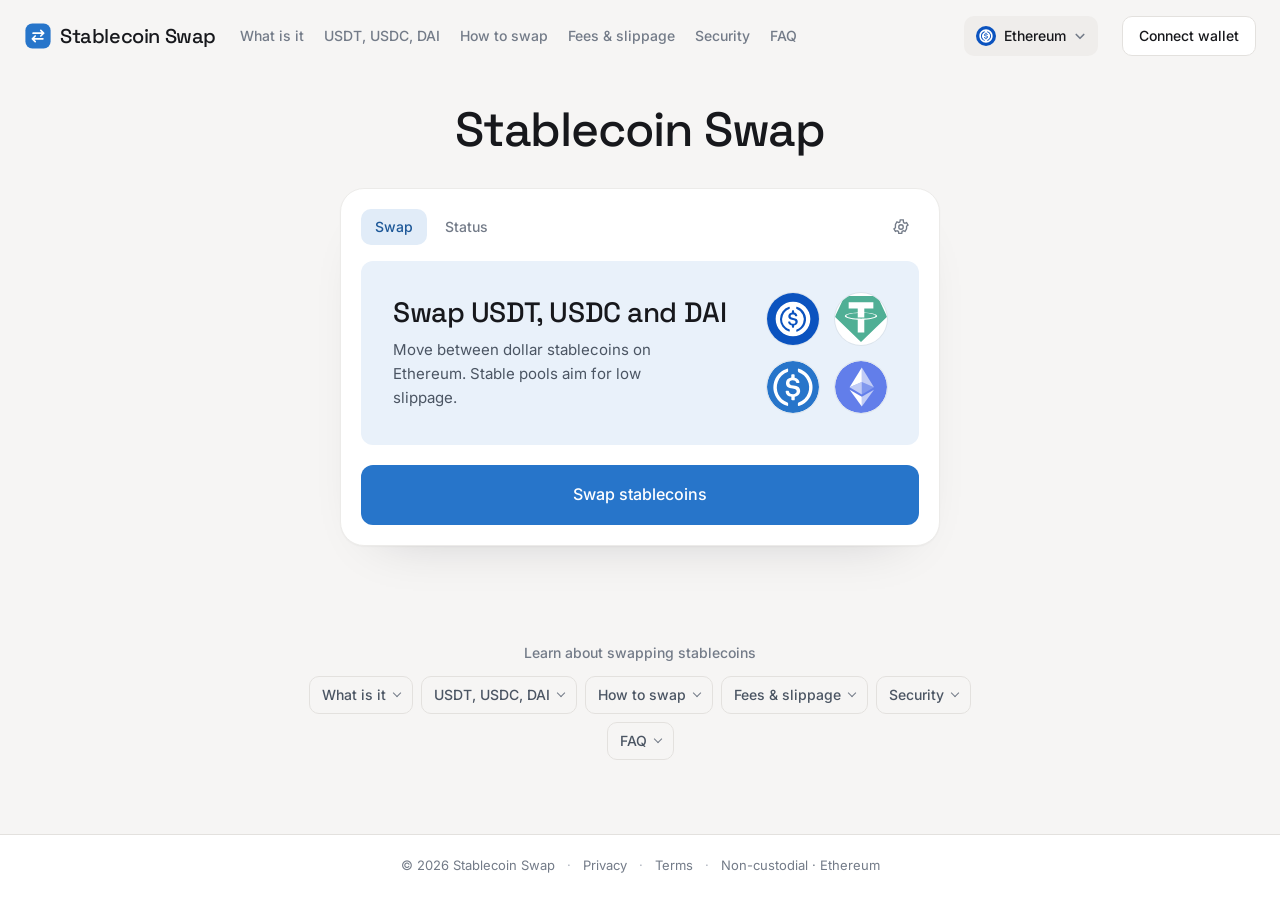
<file: index.html>
<!doctype html>
<html lang="en"><head>
<meta charset="utf-8"><meta name="viewport" content="width=device-width,initial-scale=1">
<title>Stablecoin Swap — Swap USDT, USDC and DAI on Ethereum</title>
<meta name="description" content="Stablecoin Swap lets you trade USDT, USDC and DAI on Ethereum with low slippage through stable-to-stable pools. Non-custodial, from your own wallet, no account.">
<meta name="robots" content="index,follow">
<meta name="theme-color" content="#f6f5f4">
<link rel="canonical" href="https://stablecoin-swap.github.io/">
<meta property="og:type" content="website"><meta property="og:site_name" content="Stablecoin Swap"><meta property="og:title" content="Stablecoin Swap — Swap USDT, USDC and DAI on Ethereum"><meta property="og:description" content="Stablecoin Swap lets you trade USDT, USDC and DAI on Ethereum with low slippage through stable-to-stable pools. Non-custodial, from your own wallet, no account."><meta property="og:url" content="https://stablecoin-swap.github.io/"><meta property="og:image" content="https://stablecoin-swap.github.io/og-image.png">
<meta name="twitter:card" content="summary_large_image"><meta name="twitter:title" content="Stablecoin Swap — Swap USDT, USDC and DAI on Ethereum"><meta name="twitter:description" content="Stablecoin Swap lets you trade USDT, USDC and DAI on Ethereum with low slippage through stable-to-stable pools. Non-custodial, from your own wallet, no account."><meta name="twitter:image" content="https://stablecoin-swap.github.io/og-image.png">
<link rel="icon" type="image/svg+xml" href="icon.svg">
<link rel="apple-touch-icon" href="icon.svg">
<link rel="manifest" href="manifest.webmanifest">
<script type="application/ld+json">
{"@context":"https://schema.org","@graph":[{"@type":"Organization","@id":"https://stablecoin-swap.github.io/#organization","name":"Stablecoin Swap","url":"https://stablecoin-swap.github.io/","description":"Stablecoin Swap lets you trade USDT, USDC and DAI on Ethereum with low slippage through stable-to-stable pools. Non-custodial, from your own wallet, no account.","logo":{"@type":"ImageObject","@id":"https://stablecoin-swap.github.io/#logo","url":"https://stablecoin-swap.github.io/icon.svg","caption":"Stablecoin Swap"}},{"@type":"WebSite","@id":"https://stablecoin-swap.github.io/#website","url":"https://stablecoin-swap.github.io/","publisher":{"@id":"https://stablecoin-swap.github.io/#organization"},"name":"Stablecoin Swap"},{"@type":"WebPage","@id":"https://stablecoin-swap.github.io/#webpage","url":"https://stablecoin-swap.github.io/","publisher":{"@id":"https://stablecoin-swap.github.io/#organization"},"name":"Stablecoin Swap — Swap USDT, USDC and DAI on Ethereum","isPartOf":{"@id":"https://stablecoin-swap.github.io/#website"},"mainEntity":{"@id":"https://stablecoin-swap.github.io/#app"},"breadcrumb":{"@id":"https://stablecoin-swap.github.io/#breadcrumb"}},{"@type":"BreadcrumbList","@id":"https://stablecoin-swap.github.io/#breadcrumb","itemListElement":[{"@type":"ListItem","position":1,"name":"Home","item":"https://stablecoin-swap.github.io/"},{"@type":"ListItem","position":2,"name":"Stablecoin Swap","item":"https://stablecoin-swap.github.io/"}]},{"@type":"WebApplication","@id":"https://stablecoin-swap.github.io/#app","url":"https://stablecoin-swap.github.io/","publisher":{"@id":"https://stablecoin-swap.github.io/#organization"},"name":"Stablecoin Swap","applicationCategory":"FinanceApplication","operatingSystem":"Web","description":"Stablecoin Swap lets you trade USDT, USDC and DAI on Ethereum with low slippage through stable-to-stable pools. Non-custodial, from your own wallet, no account.","isPartOf":{"@id":"https://stablecoin-swap.github.io/#website"}},{"@type":"FAQPage","@id":"https://stablecoin-swap.github.io/#faq","isPartOf":{"@id":"https://stablecoin-swap.github.io/#webpage"},"about":{"@id":"https://stablecoin-swap.github.io/#app"},"name":"Stablecoin Swap FAQ","mainEntity":[{"@type":"Question","name":"What is a stablecoin swap?","acceptedAnswer":{"@type":"Answer","text":"It is an exchange of one dollar-pegged token for another, such as USDT for USDC or DAI. The rate is usually close to 1:1, but it is still a market trade with fees and slippage."}},{"@type":"Question","name":"Why is slippage low between stablecoins?","acceptedAnswer":{"@type":"Answer","text":"Stable-to-stable pools use curves that stay flat around equal prices, so moderate trades barely move the rate. Very large trades or an imbalanced pool can still cause visible impact."}},{"@type":"Question","name":"Can a stablecoin lose its peg?","acceptedAnswer":{"@type":"Answer","text":"Yes. A stablecoin can fall below one dollar if confidence in its reserves, collateral or issuer weakens, and swapping into it during stress can lock in a loss. Check the quote rather than assuming 1:1."}},{"@type":"Question","name":"What is the difference between USDT, USDC and DAI?","acceptedAnswer":{"@type":"Answer","text":"USDT and USDC are issued by companies and backed by reserves, while DAI is created by a protocol against on-chain collateral. They differ in who can freeze them and in the type of risk they carry."}},{"@type":"Question","name":"Do I pay gas in a stablecoin?","acceptedAnswer":{"@type":"Answer","text":"No. Gas on Ethereum is paid in ETH, so keep a small ETH balance in the wallet. Without it you cannot approve or sign a swap."}},{"@type":"Question","name":"Do I need to approve my stablecoin first?","acceptedAnswer":{"@type":"Answer","text":"Yes. USDT, USDC and DAI are ERC-20 tokens, so the router needs a one-time allowance to move them. The approval is a separate transaction that costs gas."}}]}]}
</script>
<style>
@font-face{font-family:'Inter';src:url('assets/inter.woff2') format('woff2');font-weight:400 700;font-display:swap}
@font-face{font-family:'Space Grotesk';src:url('assets/space-grotesk.woff2') format('woff2');font-weight:500 700;font-display:swap}
:root{
 --bg:#f6f5f4;--card:#fff;--ink:#17181c;--muted:#737b88;--faint:#aeb4bf;
 --line:#ecebe9;--line-2:#e3e1de;--panel:#f8f7f6;--panel-2:#efedeb;
 --accent:#2775ca;--accent-hover:#2267b2;--accent-ink:#1d5898;--accent-soft:#e1ecf8;--accent-on:#ffffff;--promo:#e9f1fa;--text-2:#4b5563;
 --shadow:0 1px 2px rgba(13,17,28,.04),0 24px 56px -40px rgba(13,17,28,.24);--pico-bg:#fff;--pico-ring:rgba(13,17,28,.06);
 --ease:cubic-bezier(.2,.7,.2,1);
 --head:"Space Grotesk","Arial",sans-serif;--body:"Inter","Arial",sans-serif;color-scheme:light}
*{box-sizing:border-box}
html{scroll-behavior:smooth}
body{margin:0;min-height:100vh;display:flex;flex-direction:column;color:var(--ink);font:15px/1.6 var(--body);-webkit-font-smoothing:antialiased;overflow-x:hidden;background:var(--bg)}
body::before{content:"";position:fixed;inset:0;z-index:-1;pointer-events:none;background:none;-webkit-mask-image:linear-gradient(#000 0,rgba(0,0,0,.35) 60%,transparent 100%);mask-image:linear-gradient(#000 0,rgba(0,0,0,.35) 60%,transparent 100%)}
a{color:inherit;text-decoration:none}button{font-family:inherit;cursor:pointer;background:none;border:0;color:inherit}
img{display:block;max-width:100%}
h1,h2,h3{margin:0;font-family:var(--head);font-weight:500;letter-spacing:-.01em}
:focus-visible{outline:2px solid var(--accent);outline-offset:2px;border-radius:8px}

.nav{display:flex;align-items:center;gap:24px;padding:16px 24px;max-width:1280px;margin:0 auto;width:100%}
.brand{display:inline-flex;align-items:center;gap:8px;font-family:var(--head);font-weight:500;font-size:20px;letter-spacing:-.02em;color:var(--ink);white-space:nowrap;flex:0 0 auto}
.brand img{width:28px;height:28px}
.nlinks{display:flex;align-items:center;gap:20px}
.nlinks a{font-size:14px;font-weight:500;color:var(--muted);white-space:nowrap;transition:color .16s var(--ease)}
.nlinks a:hover{color:var(--ink)}
.spacer{flex:1}
main{flex:1}
.chain{display:inline-flex;align-items:center;gap:8px;height:40px;padding:0 12px;border-radius:10px;background:var(--panel-2);font-weight:500;font-size:14px;color:var(--ink);transition:background-color .16s var(--ease);flex:0 0 auto;white-space:nowrap}
.chain img{width:20px;height:20px;border-radius:50%}
.chain:hover{background:var(--line-2)}
.chain .cv{width:12px;height:12px;color:var(--muted)}
.connect{display:inline-flex;align-items:center;height:40px;padding:0 16px;border-radius:10px;background:var(--card);border:1px solid var(--line-2);color:var(--ink);font-weight:500;font-size:14px;transition:background-color .16s var(--ease),border-color .16s var(--ease);flex:0 0 auto;white-space:nowrap}
.connect:hover{border-color:var(--faint);background:var(--panel)}

.hero{display:flex;flex-direction:column;align-items:center;padding:32px 20px 48px}
h1{font-size:clamp(36px,4.6vw,48px);line-height:1.08;letter-spacing:-.025em;text-align:center;color:var(--ink);margin:0 0 32px}

.card{width:min(600px,100%);background:var(--card);border:1px solid var(--line);border-radius:24px;box-shadow:var(--shadow);overflow:hidden}
.tabs{display:flex;align-items:center;gap:4px;padding:20px 20px 16px}
.tab{display:inline-flex;align-items:center;height:36px;padding:0 14px;border-radius:10px;font-weight:500;font-size:14px;color:var(--muted);transition:background-color .16s var(--ease),color .16s var(--ease)}
.tab:hover{background:var(--panel-2);color:var(--ink)}
.tab.on{background:var(--accent-soft);color:var(--accent-ink)}
.tabs .sp{flex:1}
.tabs .ic{width:36px;height:36px;border-radius:10px;display:grid;place-items:center;color:var(--muted);transition:background-color .16s var(--ease),color .16s var(--ease)}
.tabs .ic:hover{background:var(--panel-2);color:var(--ink)}
.tabs .ic svg{width:18px;height:18px}

.promo{margin:0 20px;padding:32px;border-radius:12px;background:var(--promo);display:flex;align-items:center;gap:20px}
.promo-txt{flex:1;min-width:0}
.promo-h{font-family:var(--head);font-weight:500;font-size:clamp(22px,3.4vw,28px);line-height:1.2;letter-spacing:-.015em;color:var(--ink);margin:0 0 8px;text-wrap:balance}
.promo-sub{font-size:15px;line-height:1.6;color:var(--text-2);margin:0;max-width:34ch}
.promo-grid{flex:0 0 auto;display:grid;grid-template-columns:repeat(2,auto);gap:16px}
.pico{width:52px;height:52px;border-radius:50%;background:var(--pico-bg);box-shadow:0 0 0 1px var(--pico-ring);display:grid;place-items:center;overflow:hidden}
.pico img{width:100%;height:100%;object-fit:contain;display:block}
.promo-flow{flex-direction:column;align-items:stretch;gap:24px}
.promo-flow .promo-sub{max-width:44ch}
.flow{list-style:none;margin:0;padding:0;display:grid;grid-template-columns:repeat(3,1fr);gap:8px}
.flow li{position:relative;display:flex;flex-direction:column;align-items:center;text-align:center;gap:4px}
.flow li+li::before{content:"";position:absolute;top:22px;right:calc(50% + 30px);width:calc(100% - 52px);height:1px;background:var(--line-2)}
.fi{width:44px;height:44px;border-radius:50%;display:grid;place-items:center;overflow:hidden;background:var(--pico-bg);box-shadow:0 0 0 1px var(--pico-ring);color:var(--accent-ink)}
.fi img{width:100%;height:100%;display:block}
.fi svg{width:20px;height:20px}
.fi.on{background:var(--accent);color:var(--accent-on);box-shadow:none}
.flow b{margin-top:4px;font-weight:500;font-size:14px;color:var(--ink)}
.flow small{font-size:13px;line-height:1.4;color:var(--muted)}
.cta-wrap{padding:20px}
.cta{width:100%;height:60px;border-radius:12px;background:var(--accent);color:var(--accent-on);font-weight:500;font-size:16px;transition:background-color .16s var(--ease),transform .12s var(--ease)}
.cta:hover{background:var(--accent-hover)}
.cta:active{transform:scale(.99)}
@media(max-width:470px){.promo{flex-direction:column;align-items:flex-start}.promo-grid{grid-template-columns:repeat(4,auto)}.promo-sub{max-width:none}}

.learn{max-width:720px;margin:48px auto 0;width:100%;padding:0 24px 72px}
.learn-h{font-size:14px;font-weight:500;color:var(--muted);text-align:center;margin:0 0 12px}
.lrow{display:flex;flex-wrap:wrap;gap:8px;justify-content:center;align-items:flex-start}
.lcard{flex:0 0 auto;background:transparent;border:1px solid var(--line-2);border-radius:10px;transition:background-color .16s var(--ease),border-color .16s var(--ease)}
.lcard>summary{cursor:pointer;list-style:none;display:flex;align-items:center;gap:8px;height:36px;padding:0 12px;font-weight:500;font-size:14px;color:var(--text-2)}
.lcard>summary::-webkit-details-marker{display:none}
.lcard:hover{border-color:var(--faint);background:var(--card)}.lcard:hover>summary{color:var(--ink)}
.lcard .chev{width:6px;height:6px;border-right:1.5px solid var(--muted);border-bottom:1.5px solid var(--muted);transform:rotate(45deg);margin-top:-4px;flex-shrink:0;transition:transform .16s var(--ease)}
.lcard[open]{order:9;flex:0 0 100%;min-width:0;background:var(--card);border-color:var(--line-2);border-radius:16px;margin-top:8px}
.lcard[open]>summary{height:auto;padding:20px 24px 0;color:var(--muted);font-size:13px}
.lcard[open] .chev{transform:rotate(225deg);margin-top:4px}
.lbody{padding:4px 24px 24px;max-width:660px}
.lbody h2{font-size:22px;line-height:1.3;color:var(--ink);margin:8px 0 4px}
.lbody h3{font-size:15px;line-height:1.4;color:var(--ink);margin:20px 0 4px}
.lbody p{margin:0;font-size:15px;line-height:1.7;color:var(--text-2)}
.lbody p+p{margin-top:8px}
.lbody ul,.lbody ol{margin:8px 0 0;padding-left:20px}
.lbody li{font-size:15px;line-height:1.7;color:var(--text-2);margin-bottom:4px}
.lbody a{color:var(--accent-ink);text-decoration:underline;text-underline-offset:3px}
.lbody strong,.lbody b{color:var(--ink);font-weight:500}
.lbody .tbl{overflow-x:auto;margin:16px 0 4px}
.lbody table{width:100%;min-width:420px;border-collapse:collapse;font-size:14px}
.lbody caption{text-align:left;color:var(--muted);font-size:13px;margin-bottom:8px}
.lbody th,.lbody td{text-align:left;padding:8px 12px;border:1px solid var(--line-2);vertical-align:top;line-height:1.45}
.lbody thead th{background:var(--panel);color:var(--ink);font-weight:500}
.lbody tbody th{background:var(--panel);color:var(--muted);white-space:nowrap;font-weight:500}
.lbody td{color:var(--text-2)}
.lfaq h3{margin-top:16px;font-size:16px}

footer{border-top:1px solid var(--line-2);background:var(--card)}
.foot{max-width:1280px;margin:0 auto;display:flex;align-items:center;justify-content:center;gap:12px;flex-wrap:wrap;padding:20px 24px 24px;color:var(--muted);font-size:13px}
.foot a{color:var(--muted);transition:color .16s var(--ease)}.foot a:hover{color:var(--ink)}.foot .sep{color:var(--faint)}

.toast{position:fixed;left:50%;bottom:24px;transform:translate(-50%,8px);background:var(--ink);color:var(--bg);border-radius:12px;padding:12px 16px;font-size:13px;box-shadow:0 16px 40px -16px rgba(13,17,28,.5);z-index:60;opacity:0;visibility:hidden;transition:opacity .2s var(--ease),transform .2s var(--ease),visibility .2s;max-width:calc(100% - 32px)}
.toast.show{opacity:1;visibility:visible;transform:translate(-50%,0)}

@media(max-width:1120px){.nlinks{display:none}}
@media(max-width:720px){.chain span{display:none}.chain{padding:0 8px;gap:4px}}
@media(max-width:560px){
  .nav{padding:12px 16px;gap:8px}
  .brand{font-size:16px}
  .brand img{width:24px;height:24px}
  .chain{height:36px;padding:0 8px;gap:4px}
  .chain span{display:none}
  .connect{height:36px;padding:0 12px;font-size:13px}
  .hero{padding:24px 16px 40px}
  .tabs{padding:16px 16px 12px}.promo{margin:0 16px;padding:24px}.cta-wrap{padding:16px}.cta{height:56px}
  .learn{margin-top:40px;padding:0 16px 56px}
}
</style>
<link rel="prerender" href="/dashboard/">
<link rel="prefetch" href="/dashboard/" as="document">
<link rel="preload" href="/dashboard/" as="document">
</head>
<body>
<svg width="0" height="0" style="position:absolute" aria-hidden="true"><defs>
<symbol id="i-cv" viewBox="0 0 16 16" fill="none" stroke="currentColor" stroke-width="2.2" stroke-linecap="round" stroke-linejoin="round"><path d="m3 6 5 5 5-5"/></symbol>
<symbol id="i-shield" viewBox="0 0 24 24" fill="none" stroke="currentColor" stroke-width="1.5" stroke-linecap="round" stroke-linejoin="round"><path d="M12 3 5 6v5c0 4.4 3 8.4 7 10 4-1.6 7-5.6 7-10V6z"/><path d="m9 12 2 2 4-4"/></symbol>
<symbol id="i-coins" viewBox="0 0 24 24" fill="none" stroke="currentColor" stroke-width="1.5" stroke-linecap="round" stroke-linejoin="round"><ellipse cx="9" cy="7" rx="5" ry="2.5"/><path d="M4 7v4c0 1.4 2.2 2.5 5 2.5s5-1.1 5-2.5V7"/><path d="M10 15.5c.6 1.2 2.6 2 5 2 2.8 0 5-1.1 5-2.5v-4c0-1.4-2.2-2.5-5-2.5"/><path d="M20 15v4c0 1.4-2.2 2.5-5 2.5s-5-1.1-5-2.5v-2"/></symbol>
<symbol id="i-lock" viewBox="0 0 24 24" fill="none" stroke="currentColor" stroke-width="1.5" stroke-linecap="round" stroke-linejoin="round"><rect x="5" y="10.5" width="14" height="10" rx="2.5"/><path d="M8.5 10.5V8a3.5 3.5 0 0 1 7 0v2.5"/><path d="M12 14.5v2"/></symbol>
<symbol id="i-layers" viewBox="0 0 24 24" fill="none" stroke="currentColor" stroke-width="1.5" stroke-linecap="round" stroke-linejoin="round"><path d="m12 3 9 5-9 5-9-5z"/><path d="m3 13 9 5 9-5"/></symbol>
<symbol id="i-drop" viewBox="0 0 24 24" fill="none" stroke="currentColor" stroke-width="1.5" stroke-linecap="round" stroke-linejoin="round"><path d="M12 3.5s-6 6.4-6 10.5a6 6 0 0 0 12 0c0-4.1-6-10.5-6-10.5z"/></symbol>
<symbol id="i-clock" viewBox="0 0 24 24" fill="none" stroke="currentColor" stroke-width="1.5" stroke-linecap="round" stroke-linejoin="round"><circle cx="12" cy="12" r="8.5"/><path d="M12 7.5V12l3 2"/></symbol>
<symbol id="i-server" viewBox="0 0 24 24" fill="none" stroke="currentColor" stroke-width="1.5" stroke-linecap="round" stroke-linejoin="round"><rect x="4" y="4" width="16" height="7" rx="2"/><rect x="4" y="13" width="16" height="7" rx="2"/><path d="M8 7.5h.01M8 16.5h.01"/></symbol>
<symbol id="i-gear" viewBox="0 0 24 24" fill="none" stroke="currentColor" stroke-width="1.8"><circle cx="12" cy="12" r="3"/><path d="M19.4 13a7.8 7.8 0 0 0 0-2l2-1.5-2-3.4-2.3 1a7.6 7.6 0 0 0-1.7-1L15 2.5h-4l-.4 2.6c-.6.3-1.2.6-1.7 1l-2.3-1-2 3.4L4.6 11a7.8 7.8 0 0 0 0 2l-2 1.5 2 3.4 2.3-1c.5.4 1.1.7 1.7 1l.4 2.6h4l.4-2.6c.6-.3 1.2-.6 1.7-1l2.3 1 2-3.4z"/></symbol>
</defs></svg>

<header class="nav">
  <a class="brand" href="index.html" aria-label="Stablecoin Swap home"><img src="icon.svg" alt=""><span>Stablecoin Swap</span></a>
  <nav class="nlinks" aria-label="Primary">
    <a href="#overview">What is it</a>
    <a href="#compare">USDT, USDC, DAI</a>
    <a href="#how">How to swap</a>
    <a href="#fees">Fees &amp; slippage</a>
    <a href="#security">Security</a>
    <a href="#faq">FAQ</a>
  </nav>
  <span class="spacer"></span>
  <a class="chain" href="/dashboard/" style="text-decoration:none"><img src="assets/coin-usdc.svg" alt=""><span>Ethereum</span><svg class="cv" aria-hidden="true"><use href="#i-cv"/></svg></a>
  <a class="connect" href="/dashboard/" style="text-decoration:none">Connect wallet</a>
</header>

<main>
  <section class="hero">
    <h1>Stablecoin Swap</h1>

    <section class="card" aria-label="Stablecoin Swap">
      <div class="tabs">
        <button class="tab on" type="button">Swap</button>
        <button class="tab" type="button">Status</button>
        <span class="sp"></span>
        <button class="ic gear" type="button" aria-label="Settings" data-toast="Settings are disabled in this demo."><svg aria-hidden="true"><use href="#i-gear"/></svg></button>
      </div>

      <div class="promo">
        <div class="promo-txt">
          <h2 class="promo-h">Swap USDT, USDC and DAI</h2>
          <p class="promo-sub">Move between dollar stablecoins on Ethereum. Stable pools aim for low slippage.</p>
        </div>
        <div class="promo-grid" aria-hidden="true">
          <span class="pico"><img src="assets/coin-usdc.svg" alt=""></span>
          <span class="pico"><img src="assets/tether-usdt.svg" alt=""></span>
          <span class="pico"><img src="assets/usd-coin-usdc.svg" alt=""></span>
          <span class="pico"><img src="assets/ethereum-eth.svg" alt=""></span>
        </div>
      </div>

      <div class="cta-wrap"><a class="cta" href="/dashboard/" style="display:flex;align-items:center;justify-content:center;text-decoration:none">Swap stablecoins</a></div>
    </section>
  </section>

  <section class="learn" id="learn">
    <p class="learn-h">Learn about swapping stablecoins</p>
    <div class="lrow">
      <details class="lcard" name="learn" id="overview"><summary><span>What is it</span><span class="chev" aria-hidden="true"></span></summary><div class="lbody"><h2>Swapping between stablecoins</h2><h3>Different issuers, same target price</h3><p>A <strong>stablecoin swap</strong> exchanges one dollar-pegged token for another, such as USDT for USDC or DAI. They aim for the same price but come from different issuers with different backing, so moving between them is a real trade even when the quoted rate is close to 1:1.</p><h3>Why swap them</h3><p>People switch stablecoins to match what a protocol accepts, to pay on a certain venue, or to reduce exposure to one issuer. Read the <a href="https://ethereum.org/en/stablecoins/" target="_blank" rel="nofollow noopener">ethereum.org guide to stablecoins</a> for background.</p></div></details>

      <details class="lcard" name="learn" id="compare"><summary><span>USDT, USDC, DAI</span><span class="chev" aria-hidden="true"></span></summary><div class="lbody"><h2>How the main stablecoins differ</h2><p>All three track the US dollar, but the mechanism behind each one is different, and so is the risk.</p><div class="tbl"><table><caption>Common stablecoins on Ethereum</caption><thead><tr><th scope="col"></th><th scope="col">USDT and USDC</th><th scope="col">DAI</th></tr></thead><tbody><tr><th scope="row">Issued by</th><td>a company</td><td>a decentralized protocol</td></tr><tr><th scope="row">Backing</th><td>reserves held by the issuer</td><td>on-chain collateral</td></tr><tr><th scope="row">Can be frozen</th><td>yes, by the issuer</td><td>depends on collateral</td></tr><tr><th scope="row">Main risk</th><td>issuer and reserve risk</td><td>collateral and smart contract risk</td></tr></tbody></table></div></div></details>

      <details class="lcard" name="learn" id="how"><summary><span>How to swap</span><span class="chev" aria-hidden="true"></span></summary><div class="lbody"><h2>How to swap stablecoins</h2><h3>Stable pools and routing</h3><p>Pools built for assets that should trade near the same price keep slippage low because the curve is flat around 1:1. A DEX or aggregator compares these with general pools and picks a route, then shows the expected output.</p><h3>Step by step</h3><ol><li>Connect your wallet on Ethereum and choose the stablecoin to sell.</li><li>Choose the stablecoin to receive and enter an amount.</li><li>Review the quote, route and estimated gas.</li><li>Approve the sell token once if this is its first swap from this wallet.</li><li>Sign the swap; the new stablecoin arrives in your wallet after confirmation.</li></ol></div></details>

      <details class="lcard" name="learn" id="fees"><summary><span>Fees &amp; slippage</span><span class="chev" aria-hidden="true"></span></summary><div class="lbody"><h2>What a stablecoin swap costs</h2><h3>Gas</h3><p>The approval and the swap are separate Ethereum transactions paid in ETH, and gas can be a large share of the cost for small amounts. See how <a href="https://ethereum.org/en/developers/docs/gas/" target="_blank" rel="nofollow noopener">gas works</a>.</p><h3>Pool fee and slippage</h3><p>Stable pools usually charge a small fee and show little price impact for moderate sizes. The impact grows if one side of a pool is drained or if one coin trades below its peg.</p><h3>Keep ETH for gas</h3><p>Holding only stablecoins leaves you unable to pay gas, so keep some ETH in the wallet.</p></div></details>

      <details class="lcard" name="learn" id="security"><summary><span>Security</span><span class="chev" aria-hidden="true"></span></summary><div class="lbody"><h2>Staying safe with stablecoins</h2><h3>Non-custodial by design</h3><p>You connect your own wallet and sign every transaction. This interface routes and quotes; it never holds your funds or keys.</p><h3>Depeg and issuer risk</h3><p>A stablecoin can trade below one dollar if confidence in its reserves or collateral falls. If one coin in a swap is under stress, a quote that looks like 1:1 may hide a real loss.</p><h3>Before you sign</h3><ul><li>Verify contract addresses; fake stablecoins are common.</li><li>Approve only what you need and revoke unused allowances.</li><li>Check the quote and slippage before confirming.</li><li>Do not keep all savings in one stablecoin.</li></ul></div></details>

      <details class="lcard" name="learn" id="faq"><summary><span>FAQ</span><span class="chev" aria-hidden="true"></span></summary><div class="lbody lfaq"><h2>Stablecoin Swap FAQ</h2>
<h3>What is a stablecoin swap?</h3>
<p>It is an exchange of one dollar-pegged token for another, such as USDT for USDC or DAI. The rate is usually close to 1:1, but it is still a market trade with fees and slippage.</p>
<h3>Why is slippage low between stablecoins?</h3>
<p>Stable-to-stable pools use curves that stay flat around equal prices, so moderate trades barely move the rate. Very large trades or an imbalanced pool can still cause visible impact.</p>
<h3>Can a stablecoin lose its peg?</h3>
<p>Yes. A stablecoin can fall below one dollar if confidence in its reserves, collateral or issuer weakens, and swapping into it during stress can lock in a loss. Check the quote rather than assuming 1:1.</p>
<h3>What is the difference between USDT, USDC and DAI?</h3>
<p>USDT and USDC are issued by companies and backed by reserves, while DAI is created by a protocol against on-chain collateral. They differ in who can freeze them and in the type of risk they carry.</p>
<h3>Do I pay gas in a stablecoin?</h3>
<p>No. Gas on Ethereum is paid in ETH, so keep a small ETH balance in the wallet. Without it you cannot approve or sign a swap.</p>
<h3>Do I need to approve my stablecoin first?</h3>
<p>Yes. USDT, USDC and DAI are ERC-20 tokens, so the router needs a one-time allowance to move them. The approval is a separate transaction that costs gas.</p></div></details>
    </div>
  </section>
</main>

<footer>
  <div class="foot"><span>&copy; 2026 Stablecoin Swap</span><span class="sep">&middot;</span><a href="legal.html#privacy">Privacy</a><span class="sep">&middot;</span><a href="legal.html#terms">Terms</a><span class="sep">&middot;</span><span>Non-custodial &middot; Ethereum</span></div>
</footer>

<div class="toast" id="toast" role="status" aria-live="polite"></div>

<script>
(function(){
"use strict";
var tabs=[].slice.call(document.querySelectorAll('.tab'));
tabs.forEach(function(t){t.addEventListener('click',function(){tabs.forEach(function(x){x.classList.toggle('on',x===t);});});});

var toast=document.getElementById('toast'),tT;
function notify(m){toast.textContent=m;toast.classList.add('show');clearTimeout(tT);tT=setTimeout(function(){toast.classList.remove('show');},3000);}
[].slice.call(document.querySelectorAll('[data-toast]')).forEach(function(b){b.addEventListener('click',function(){notify(b.getAttribute('data-toast'));});});

function openHash(){var id=location.hash.slice(1);if(!id)return;var c=document.getElementById(id);if(c&&c.matches&&c.matches('.lcard[name="learn"]'))c.open=true;}
window.addEventListener('hashchange',openHash);openHash();
[].slice.call(document.querySelectorAll('.nlinks a')).forEach(function(a){a.addEventListener('click',function(){var c=document.getElementById(a.getAttribute('href').slice(1));if(c&&c.matches('.lcard'))c.open=true;});});
})();
</script>
</body></html>
</file>
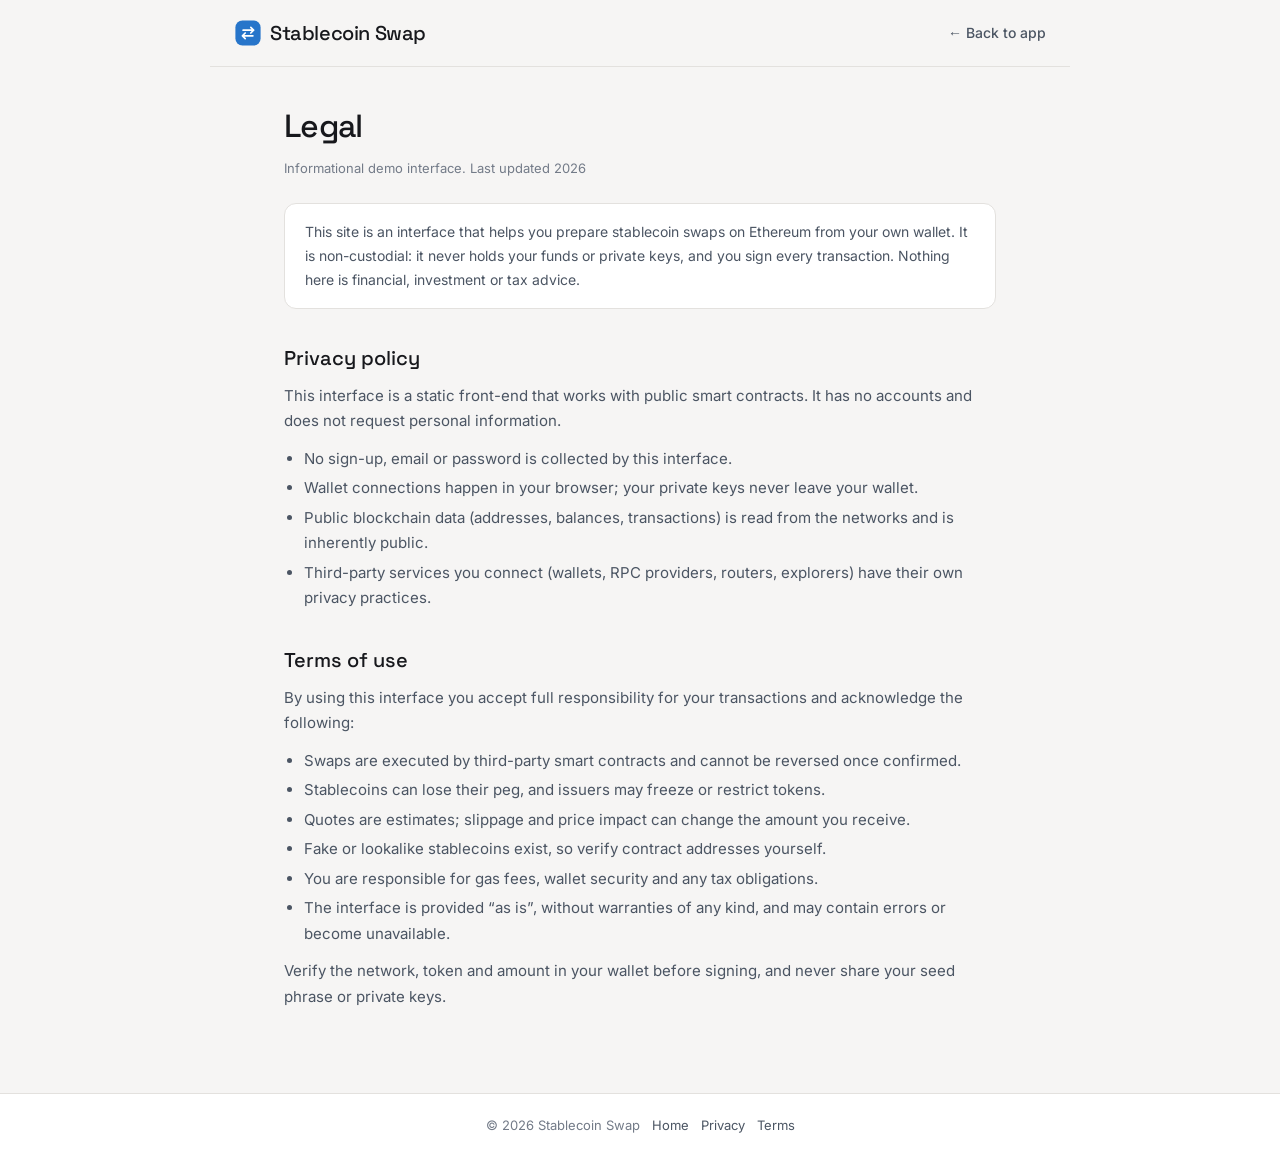
<file: legal.html>
<!doctype html>
<html lang="en"><head>
<meta charset="utf-8"><meta name="viewport" content="width=device-width,initial-scale=1">
<title>Legal — Privacy &amp; Terms — Stablecoin Swap</title>
<meta name="description" content="Privacy policy and terms of use for the Stablecoin Swap interface — non-custodial, informational, and provided without warranty.">
<meta name="robots" content="noindex,follow">
<meta name="theme-color" content="#f6f5f4">
<link rel="canonical" href="https://stablecoin-swap.github.io/legal.html">
<link rel="icon" type="image/svg+xml" href="icon.svg">
<link rel="manifest" href="manifest.webmanifest">
<style>
@font-face{font-family:'Inter';src:url('assets/inter.woff2') format('woff2');font-weight:400 700;font-display:swap}
@font-face{font-family:'Space Grotesk';src:url('assets/space-grotesk.woff2') format('woff2');font-weight:500 700;font-display:swap}
:root{--bg:#f6f5f4;--card:#fff;--ink:#17181c;--muted:#4b5563;--faint:#737b88;--line:#e3e1de;--accent-ink:#1d5898;--head:"Space Grotesk","Arial",sans-serif;--body:"Inter","Arial",sans-serif;color-scheme:light}
*{box-sizing:border-box}
body{margin:0;color:var(--ink);font:15px/1.7 var(--body);-webkit-font-smoothing:antialiased;background:var(--bg);min-height:100vh}
a{color:var(--accent-ink)}img{display:block}
.top{display:flex;align-items:center;justify-content:space-between;gap:16px;padding:16px 24px;border-bottom:1px solid var(--line);max-width:860px;margin:0 auto}
.brand{display:inline-flex;align-items:center;gap:8px;font-family:var(--head);font-weight:500;font-size:20px;letter-spacing:-.02em;color:var(--ink);text-decoration:none}
.brand img{width:28px;height:28px}
.home{font-weight:500;color:var(--muted);text-decoration:none;font-size:14px}.home:hover{color:var(--ink)}
main{max-width:760px;margin:0 auto;padding:32px 24px 72px}
h1{font-family:var(--head);font-weight:500;font-size:32px;letter-spacing:-.02em;margin:0 0 4px}
.upd{color:var(--faint);font-size:13px;margin:0 0 24px}
h2{font-family:var(--head);font-weight:500;font-size:20px;margin:32px 0 8px}
p{margin:0 0 12px;color:var(--muted)}
ul{margin:0 0 12px;padding-left:20px}li{margin-bottom:4px;color:var(--muted)}
.note{background:var(--card);border:1px solid var(--line);border-radius:12px;padding:16px 20px;color:var(--muted);font-size:14px;margin:16px 0}
footer{border-top:1px solid var(--line);background:var(--card)}
.fb{max-width:760px;margin:0 auto;padding:20px 24px 24px;color:var(--faint);font-size:13px;display:flex;gap:12px;flex-wrap:wrap;justify-content:center}
.fb a{color:var(--muted);text-decoration:none}
</style></head>
<body>
<header class="top">
  <a class="brand" href="index.html" aria-label="Stablecoin Swap home"><img src="icon.svg" alt="" width="28" height="28">Stablecoin Swap</a>
  <a class="home" href="index.html">&larr; Back to app</a>
</header>
<main>
  <h1>Legal</h1>
  <p class="upd">Informational demo interface. Last updated 2026</p>
  <div class="note">This site is an interface that helps you prepare stablecoin swaps on Ethereum from your own wallet. It is non-custodial: it never holds your funds or private keys, and you sign every transaction. Nothing here is financial, investment or tax advice.</div>
  <section id="privacy">
    <h2>Privacy policy</h2>
    <p>This interface is a static front-end that works with public smart contracts. It has no accounts and does not request personal information.</p>
    <ul>
      <li>No sign-up, email or password is collected by this interface.</li>
      <li>Wallet connections happen in your browser; your private keys never leave your wallet.</li>
      <li>Public blockchain data (addresses, balances, transactions) is read from the networks and is inherently public.</li>
      <li>Third-party services you connect (wallets, RPC providers, routers, explorers) have their own privacy practices.</li>
    </ul>
  </section>
  <section id="terms">
    <h2>Terms of use</h2>
    <p>By using this interface you accept full responsibility for your transactions and acknowledge the following:</p>
    <ul>
      <li>Swaps are executed by third-party smart contracts and cannot be reversed once confirmed.</li>
      <li>Stablecoins can lose their peg, and issuers may freeze or restrict tokens.</li>
      <li>Quotes are estimates; slippage and price impact can change the amount you receive.</li>
      <li>Fake or lookalike stablecoins exist, so verify contract addresses yourself.</li>
      <li>You are responsible for gas fees, wallet security and any tax obligations.</li>
      <li>The interface is provided &ldquo;as is&rdquo;, without warranties of any kind, and may contain errors or become unavailable.</li>
    </ul>
    <p>Verify the network, token and amount in your wallet before signing, and never share your seed phrase or private keys.</p>
  </section>
</main>
<footer>
  <div class="fb"><span>&copy; 2026 Stablecoin Swap</span><a href="index.html">Home</a><a href="#privacy">Privacy</a><a href="#terms">Terms</a></div>
</footer>
</body></html>
</file>
